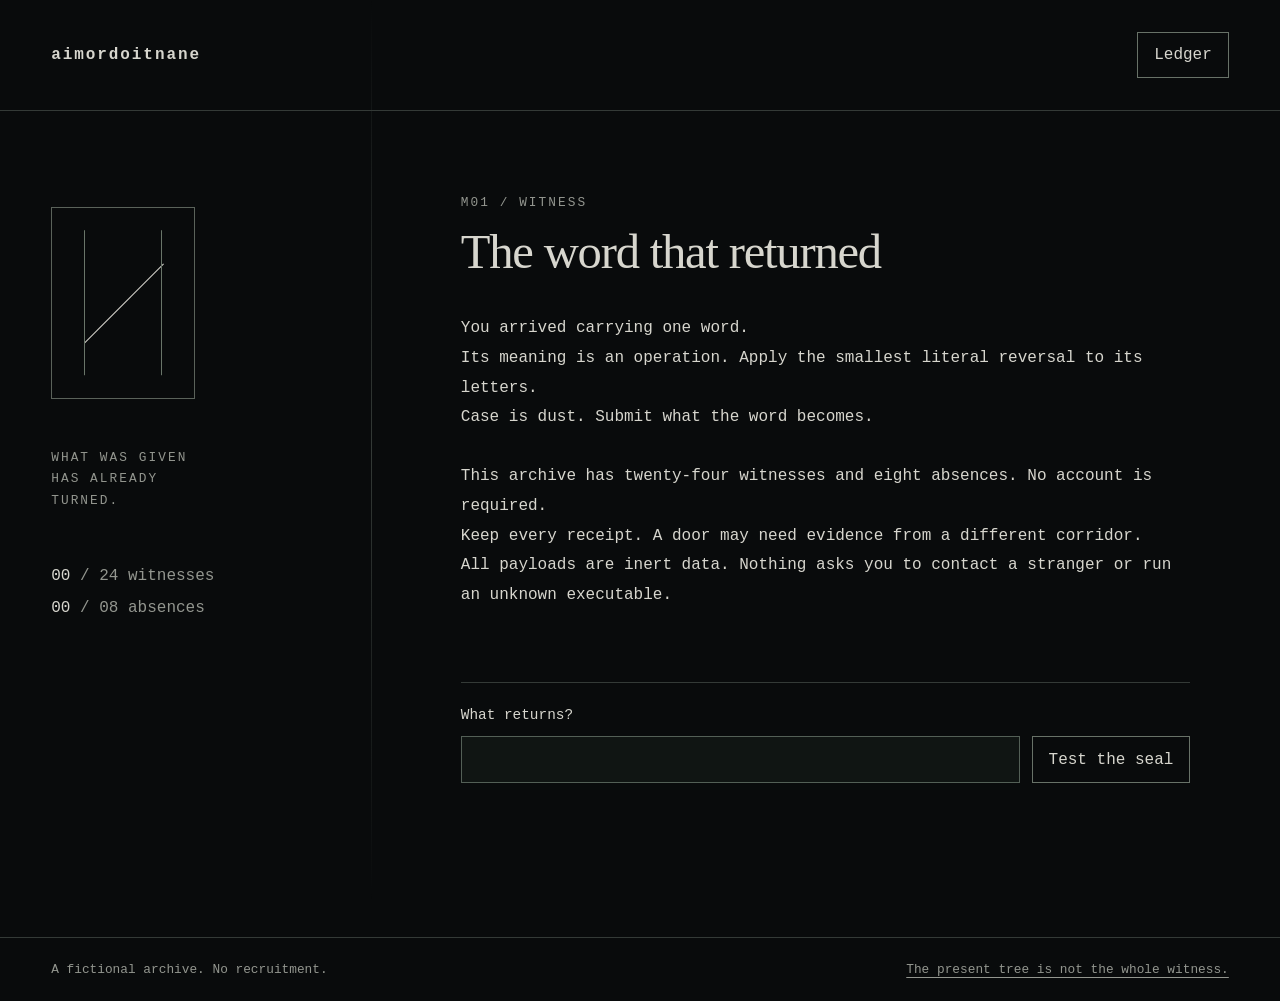
<file: docs/index.html>
<!doctype html>
<html lang="en"><head><meta charset="utf-8"><meta name="viewport" content="width=device-width,initial-scale=1">
<meta name="description" content="aimordoitnane. What was given has already turned. An archive of reversals.">
<meta name="theme-color" content="#090b0c"><meta name="robots" content="index,follow">
<link rel="canonical" href="https://wwrmwrm.github.io/aimordoitnane/">
<meta property="og:title" content="aimordoitnane"><meta property="og:description" content="What was given has already turned.">
<title>aimordoitnane — Enantiodromia</title><link rel="icon" href="data:image/svg+xml,%3Csvg xmlns='http://www.w3.org/2000/svg' viewBox='0 0 32 32'%3E%3Crect width='32' height='32' fill='%23090b0c'/%3E%3Cpath d='M8 25L24 7M8 7v18M24 7v18' stroke='%23c9d3c5'/%3E%3C/svg%3E">
<link rel="stylesheet" href="style.css"><script src="app.js" defer></script></head>
<body data-entry="f7f69367bdd43246592d0ce5"><header><a class="brand" href="#">aimordoitnane</a><button id="ledger-toggle" type="button" aria-expanded="false" aria-controls="ledger">Ledger</button></header>
<!-- Half a Latin alphabet: vagrefgvpr. An absent door: #/w/f1ca017e713bb3719c7bbcd2 -->
<div class="frame"><aside class="identity" aria-label="Archive"><div class="sigil" aria-hidden="true"></div><p class="eyebrow">WHAT WAS GIVEN<br>HAS ALREADY TURNED.</p><div class="counts"><div><strong id="main-count">00</strong> / 24 witnesses</div><div><strong id="hidden-count">00</strong> / 08 absences</div></div></aside>
<main id="chamber"><div class="eyebrow" id="chamber-code">THE ARCHIVE</div><h1 id="chamber-title" tabindex="-1">The word that returned</h1>
<noscript><p>This archive uses local Web Crypto to open its seals. Enable JavaScript, or implement the protocol described in the repository.</p></noscript>
<div class="prompt" id="prompt"><p>You arrived carrying one word. Its meaning is an operation. Apply the smallest literal reversal to its letters. Case is dust.</p></div>
<div class="artifacts" id="assets" aria-label="Evidence files"></div><form id="answer-form" hidden><label for="answer">What returns?</label><div class="input-row"><input type="text" id="answer" name="answer" autocomplete="off" autocapitalize="off" spellcheck="false" required maxlength="1024"><button id="submit" type="submit">Test the seal</button></div></form><p id="status" role="status" aria-live="polite"></p><section id="reward" hidden aria-label="Witnessed evidence"></section></main></div>
<section id="ledger" hidden aria-label="Local ledger"><h2>Your witnesses</h2><p class="muted">Stored on this device only. Export before changing browsers. Imported evidence is trusted as your own notebook, not a public score.</p><div class="ledger-actions"><button id="export" type="button">Export ledger</button><label class="import-label">Import ledger<input id="import" type="file" accept=".json,application/json" aria-label="Import ledger file"></label></div><div class="ledger-grid"><nav id="witnesses" aria-label="Opened witnesses"></nav><div><label for="transcript">Canonical receipt lines, sorted by code</label><textarea readonly id="transcript" spellcheck="false" aria-label="Receipt transcript"></textarea></div></div></section>
<footer><span>A fictional archive. No recruitment.</span><a href="https://github.com/wwrmwrm/aimordoitnane">The present tree is not the whole witness.</a></footer></body></html>
</file>
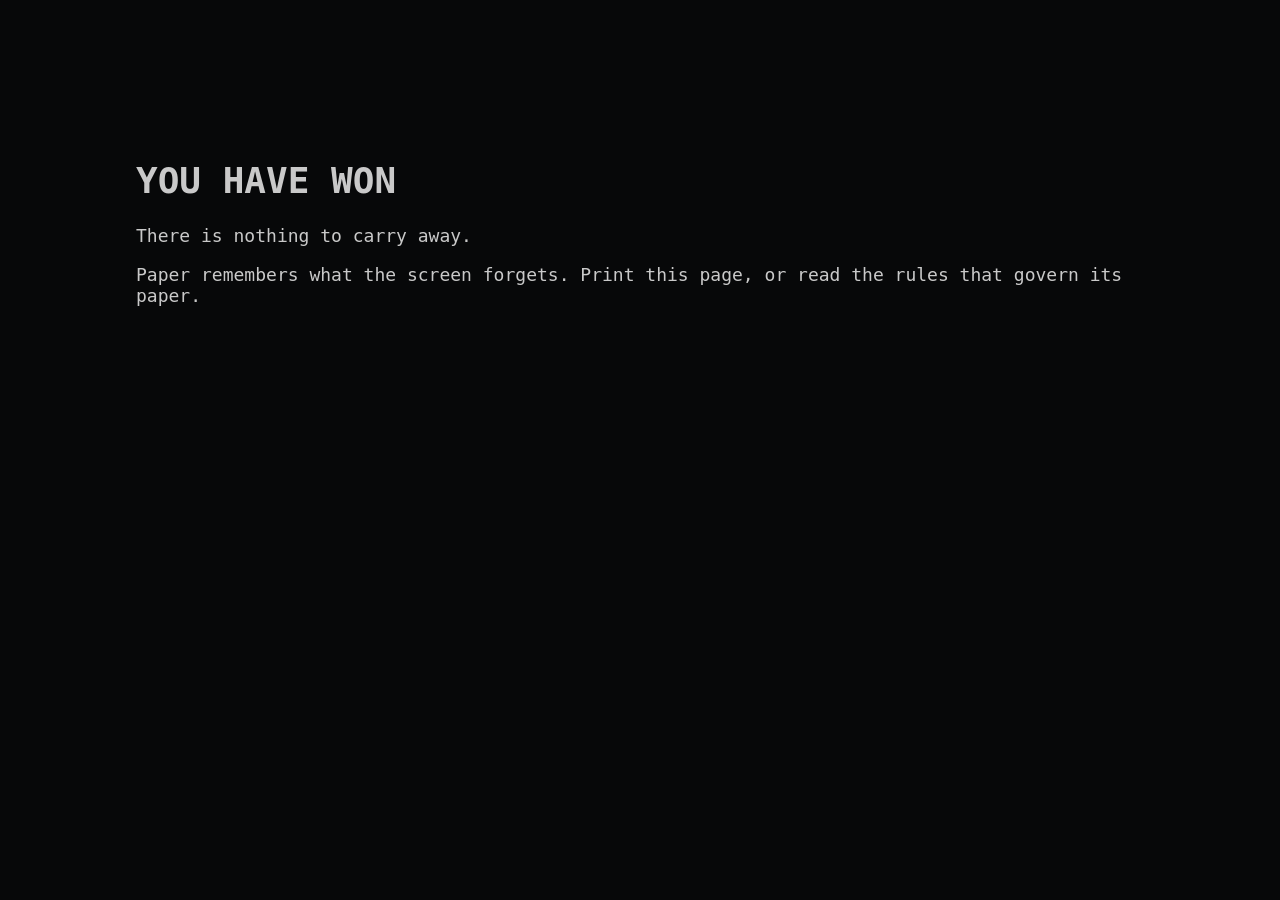
<file: docs/assets/completion.html>
<!doctype html><html lang="en"><meta charset="utf-8"><title>Completion</title><style>body{background:#070809;color:#c9c9c9;font:18px monospace;padding:10vw} .return{display:none}@media print{.victory{display:none}.return{display:block}body{color:#000;background:#fff}}</style><main><div class="victory"><h1>YOU HAVE WON</h1><p>There is nothing to carry away.</p><p>Paper remembers what the screen forgets. Print this page, or read the rules that govern its paper.</p></div><div class="return"><h1>THE SEEKER BECOMES THE AUTHOR</h1><p>This sentence, lowercased, is the answer. The apparent ending was a medium, not a conclusion.</p></div></main></html>
</file>
<file: docs/style.css>
:root{color-scheme:dark;--bg:#090b0c;--paper:#d7d6ce;--dim:#93968f;--line:#343a37;--accent:#bed0bd;font-family:'Courier New',ui-monospace,monospace;font-size:16px}
*{box-sizing:border-box}[hidden]{display:none!important}body{margin:0;background:var(--bg);color:var(--paper);min-height:100vh}body:before{content:'';position:fixed;top:0;bottom:0;left:29%;width:1px;background:linear-gradient(transparent,var(--line),transparent);pointer-events:none}a{color:inherit;text-underline-offset:.3em}a:hover{color:#fff}button,input,textarea{font:inherit}button,.import-label{cursor:pointer;background:transparent;color:var(--paper);border:1px solid #687268;border-radius:0;padding:.8rem 1rem}button:hover,.import-label:hover{background:#19201b}button:disabled{opacity:.5;cursor:wait}a:focus-visible,button:focus-visible,input:focus-visible,textarea:focus-visible,.import-label:focus-within{outline:2px solid var(--accent);outline-offset:5px}header{padding:2rem 4vw;display:flex;justify-content:space-between;align-items:center;gap:1rem;border-bottom:1px solid var(--line)}.brand{font-weight:bold;font-size:1rem;letter-spacing:.12em;text-decoration:none}.eyebrow{font-size:.8rem;letter-spacing:.16em;color:var(--dim);line-height:1.8}.frame{display:grid;grid-template-columns:29% 71%;min-height:calc(100vh - 6rem)}.identity{padding:5rem 3vw 3rem 4vw;position:relative}.sigil{width:9rem;height:12rem;position:relative;margin:1rem 0 3rem;border:1px solid #5a625a}.sigil:before{content:'';position:absolute;width:7rem;height:1px;background:var(--paper);top:50%;left:1rem;transform:rotate(-45deg)}.sigil:after{content:'';position:absolute;inset:1.4rem 2rem;border-left:1px solid #697569;border-right:1px solid #697569;transform:rotate(180deg)}.identity p{line-height:1.7;max-width:20ch}.counts{margin-top:3rem;color:var(--dim);line-height:2}.counts strong{color:var(--paper);font-weight:normal}.muted{color:var(--dim);font-size:.9rem;line-height:1.7}main{max-width:65rem;width:100%;padding:5rem 7vw 6rem}h1{font-family:Georgia,'Times New Roman',serif;font-size:clamp(2rem,3.8vw,3.8rem);line-height:1.12;font-weight:normal;letter-spacing:-.025em;margin:.7rem 0 2.2rem}h1:focus{outline:none}.prompt{white-space:pre-wrap;line-height:1.85;font-size:1rem;overflow-wrap:anywhere}.artifacts{display:flex;flex-wrap:wrap;gap:.75rem;margin:2rem 0}.artifact{padding:.55rem .75rem;border:1px solid var(--line);font-size:.9rem}form{border-top:1px solid var(--line);margin-top:2.5rem;padding-top:1.5rem}label{display:block;font-size:.9rem;margin-bottom:.8rem}form .input-row{display:flex;gap:.7rem}input[type=text]{width:100%;min-width:0;background:#101513;border:1px solid #535f56;color:#e4e8df;padding:.85rem}form button{white-space:nowrap}#status{min-height:1.8rem;line-height:1.8;font-size:.9rem;color:var(--accent);overflow-wrap:anywhere}.revelation{white-space:pre-wrap;line-height:1.85;margin-top:1rem}.receipt{margin:2.5rem 0;padding:1rem;border:1px solid var(--line);display:flex;flex-direction:column;gap:.6rem}.receipt code{font-size:.9rem;word-break:break-all}.exits{display:flex;flex-direction:column;gap:.5rem}.corridor{display:block;padding:.85rem 0;border-bottom:1px solid var(--line);line-height:1.6;text-decoration:none}.code{font-size:.8rem;color:var(--dim);margin-right:.5rem}#ledger{padding:2rem 4vw;border-top:1px solid var(--line);background:#0e1210}#ledger h2{font-size:1.3rem;font-weight:normal}.ledger-grid{display:grid;grid-template-columns:1fr 1fr;gap:3rem}.ledger-actions{display:flex;gap:.7rem;flex-wrap:wrap;margin:1rem 0 2rem}.import-label{display:inline-block;font-size:1rem;margin:0;position:relative}.import-label input{opacity:0;position:absolute;inset:0;width:100%;height:100%;cursor:pointer}textarea{width:100%;height:16rem;background:var(--bg);color:var(--paper);border:1px solid var(--line);padding:1rem;font-size:.85rem;line-height:1.8;resize:vertical}footer{padding:1.5rem 4vw;border-top:1px solid var(--line);display:flex;justify-content:space-between;gap:1rem;font-size:.8rem;color:var(--dim)}::selection{color:var(--bg);background:var(--accent)}
@media(max-width:760px){body:before{display:none}header{padding:1.25rem 6vw}.brand{letter-spacing:.04em;font-size:.9rem}.frame{display:block}.identity{padding:2rem 6vw 0;display:flex;justify-content:space-between;gap:1.5rem;align-items:center}.sigil{width:3rem;height:4rem;margin:0;flex-shrink:0}.sigil:before{width:2.2rem;left:.3rem}.sigil:after{inset:.4rem .7rem}.identity>p{display:none}.counts{margin:0;font-size:.8rem;line-height:1.8}main{padding:2.5rem 6vw 4rem}.ledger-grid{grid-template-columns:1fr;gap:2rem}footer{padding:1.5rem 6vw;flex-wrap:wrap}.input-row{flex-direction:column}h1{font-size:2.6rem}#ledger{padding:2rem 6vw}}
@media(prefers-reduced-motion:no-preference){main{animation:appear .25s ease}@keyframes appear{from{opacity:.3}to{opacity:1}}}
</file>
